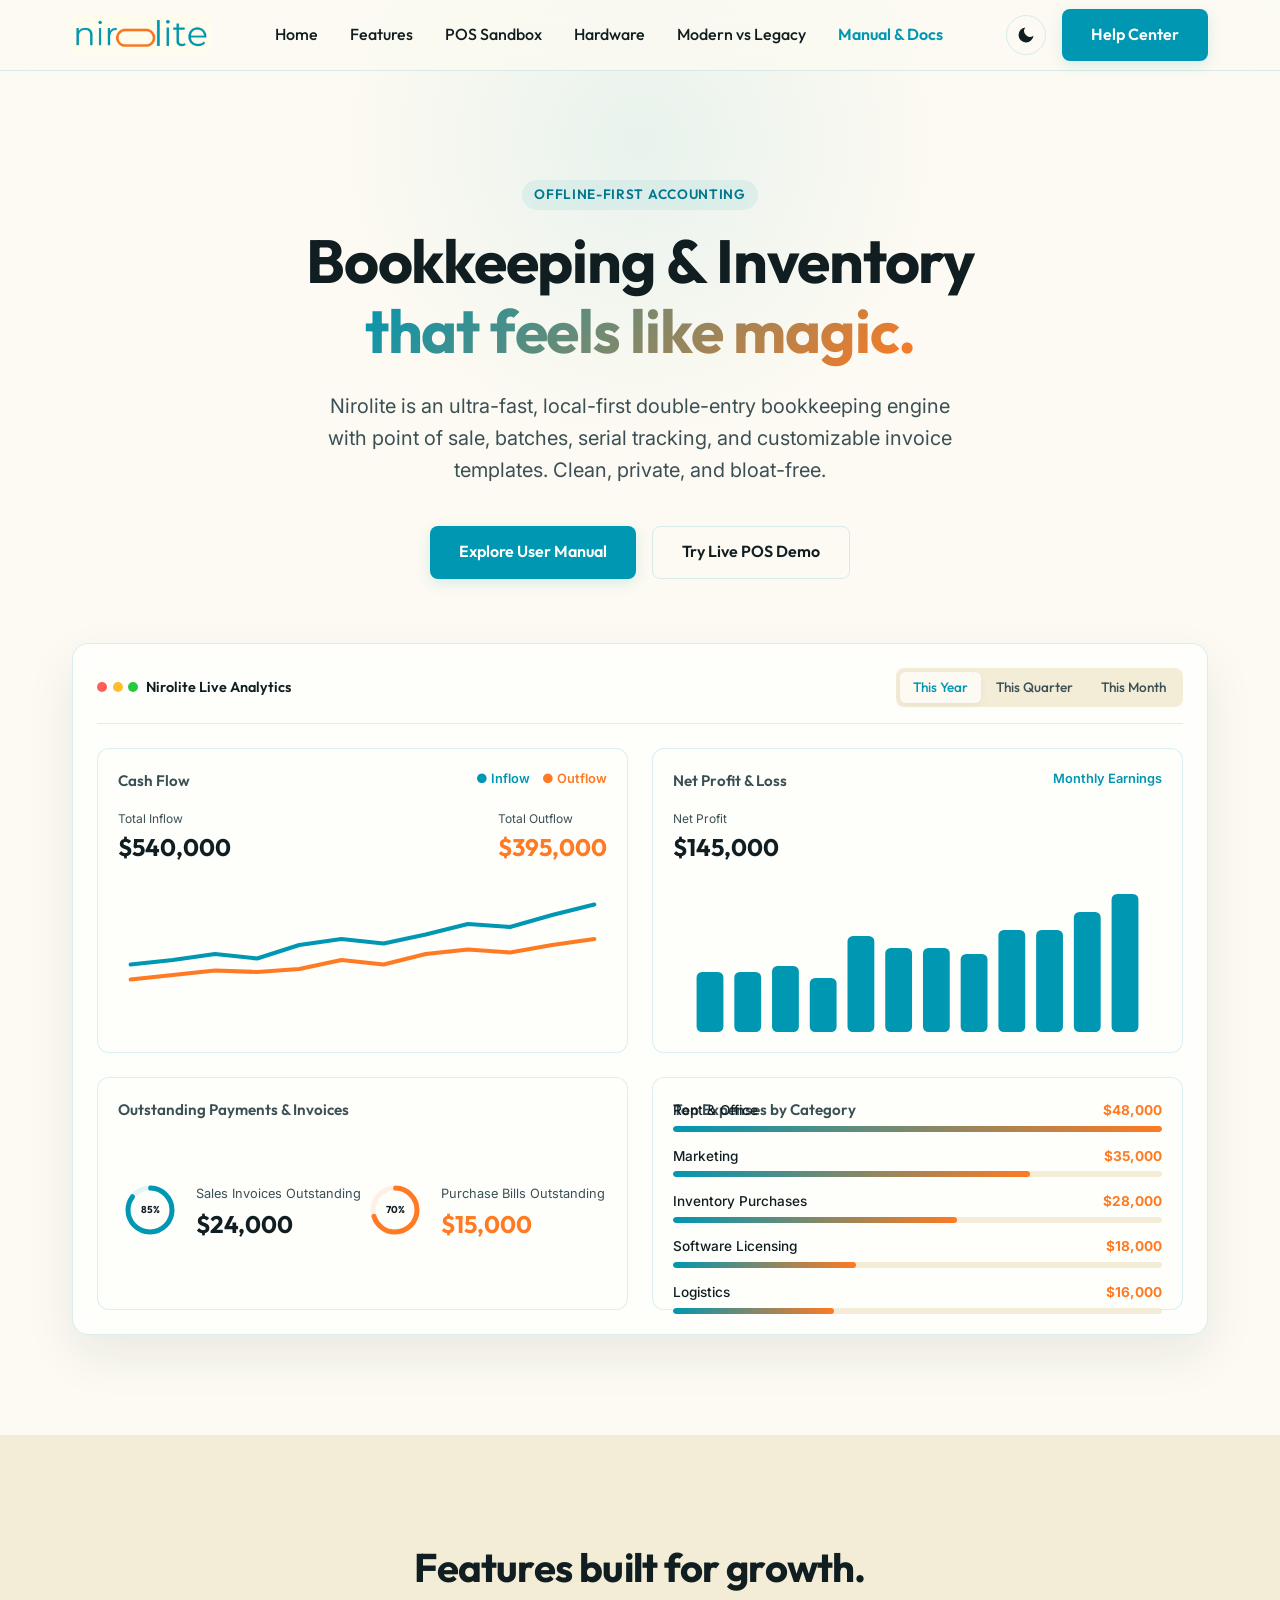
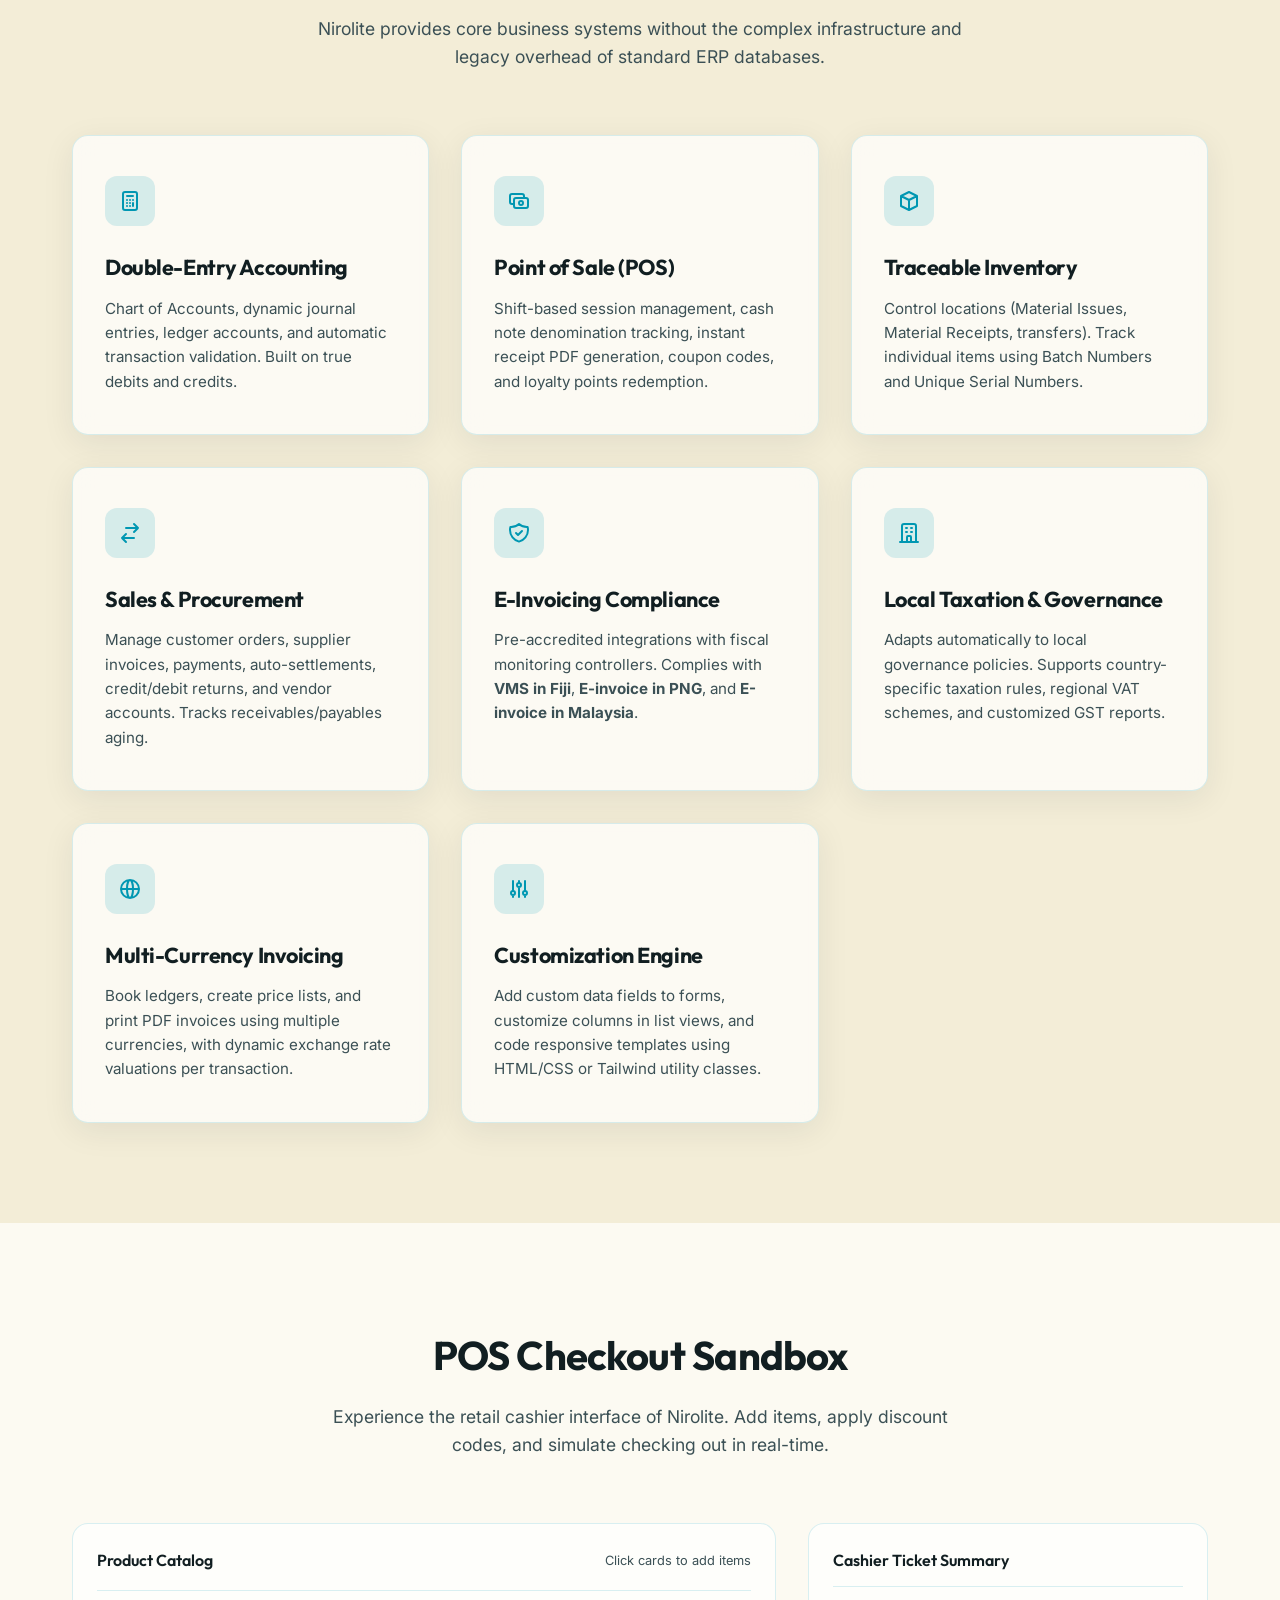
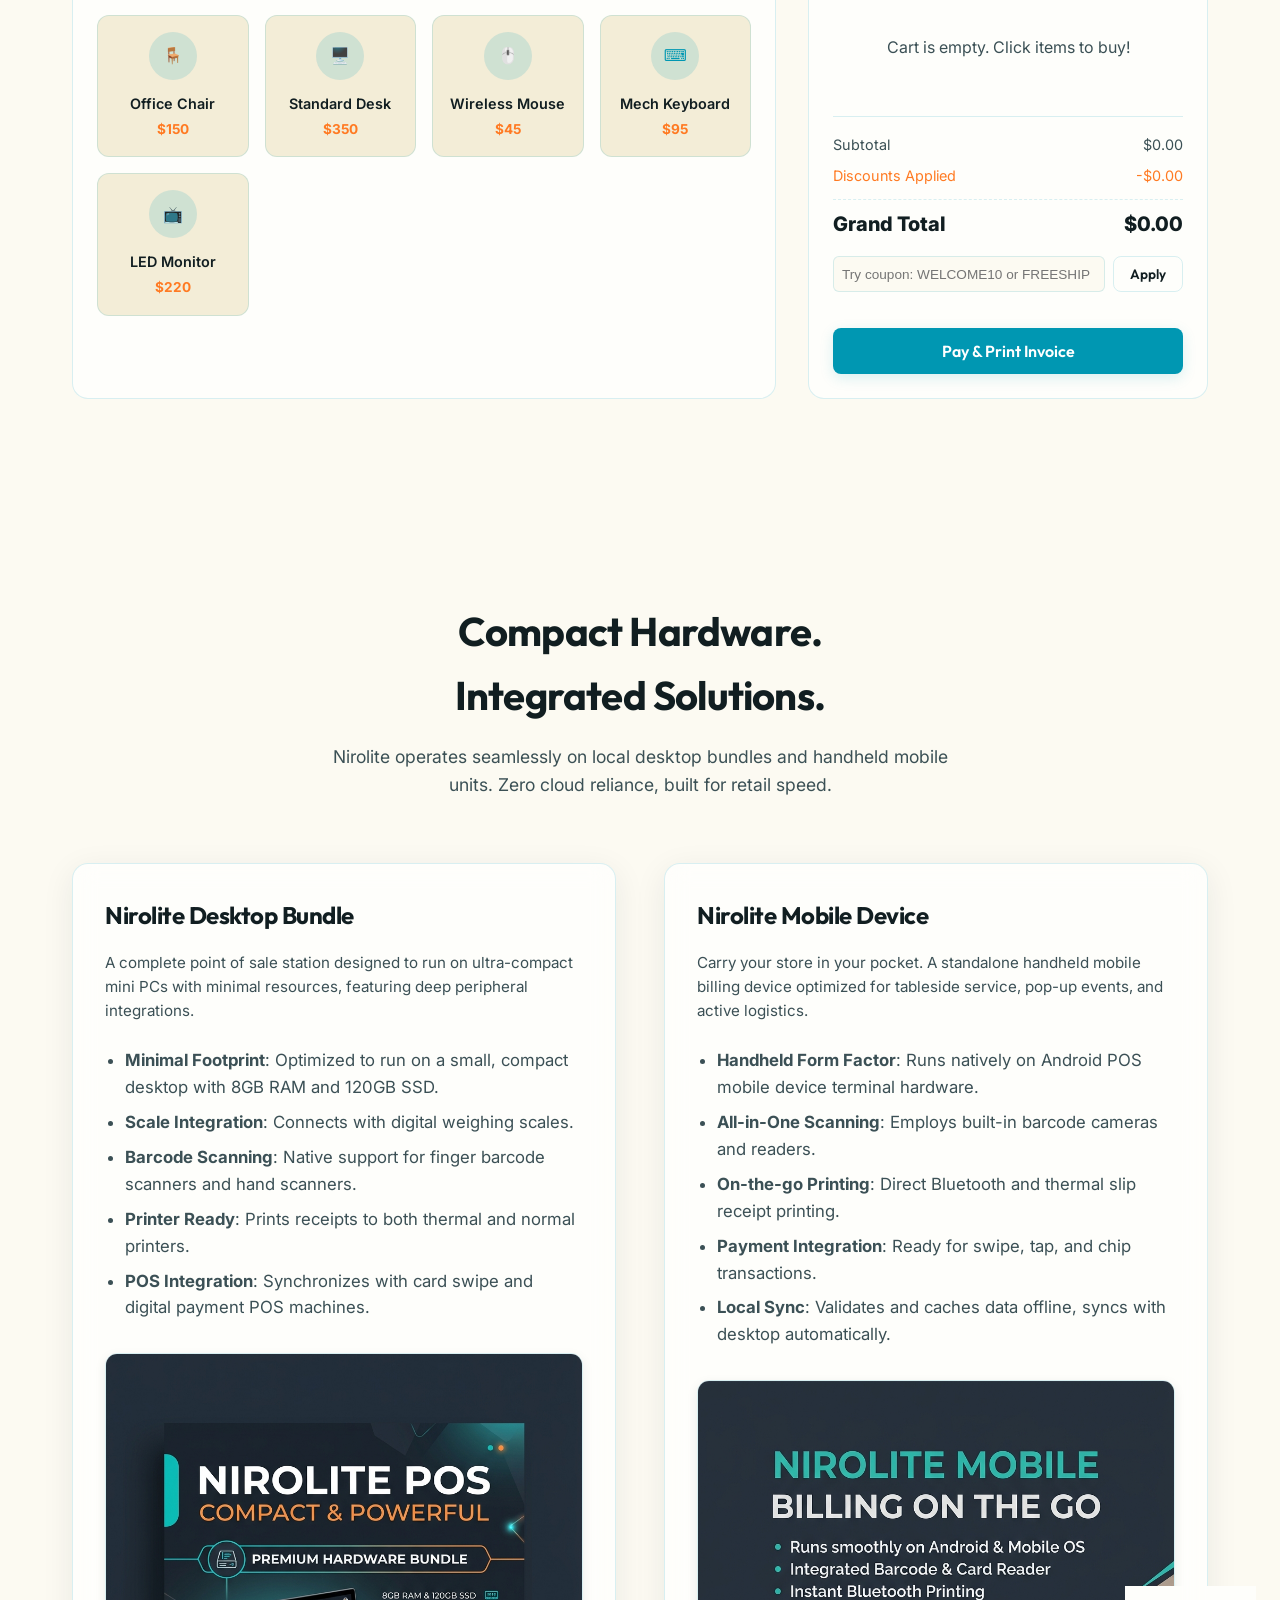
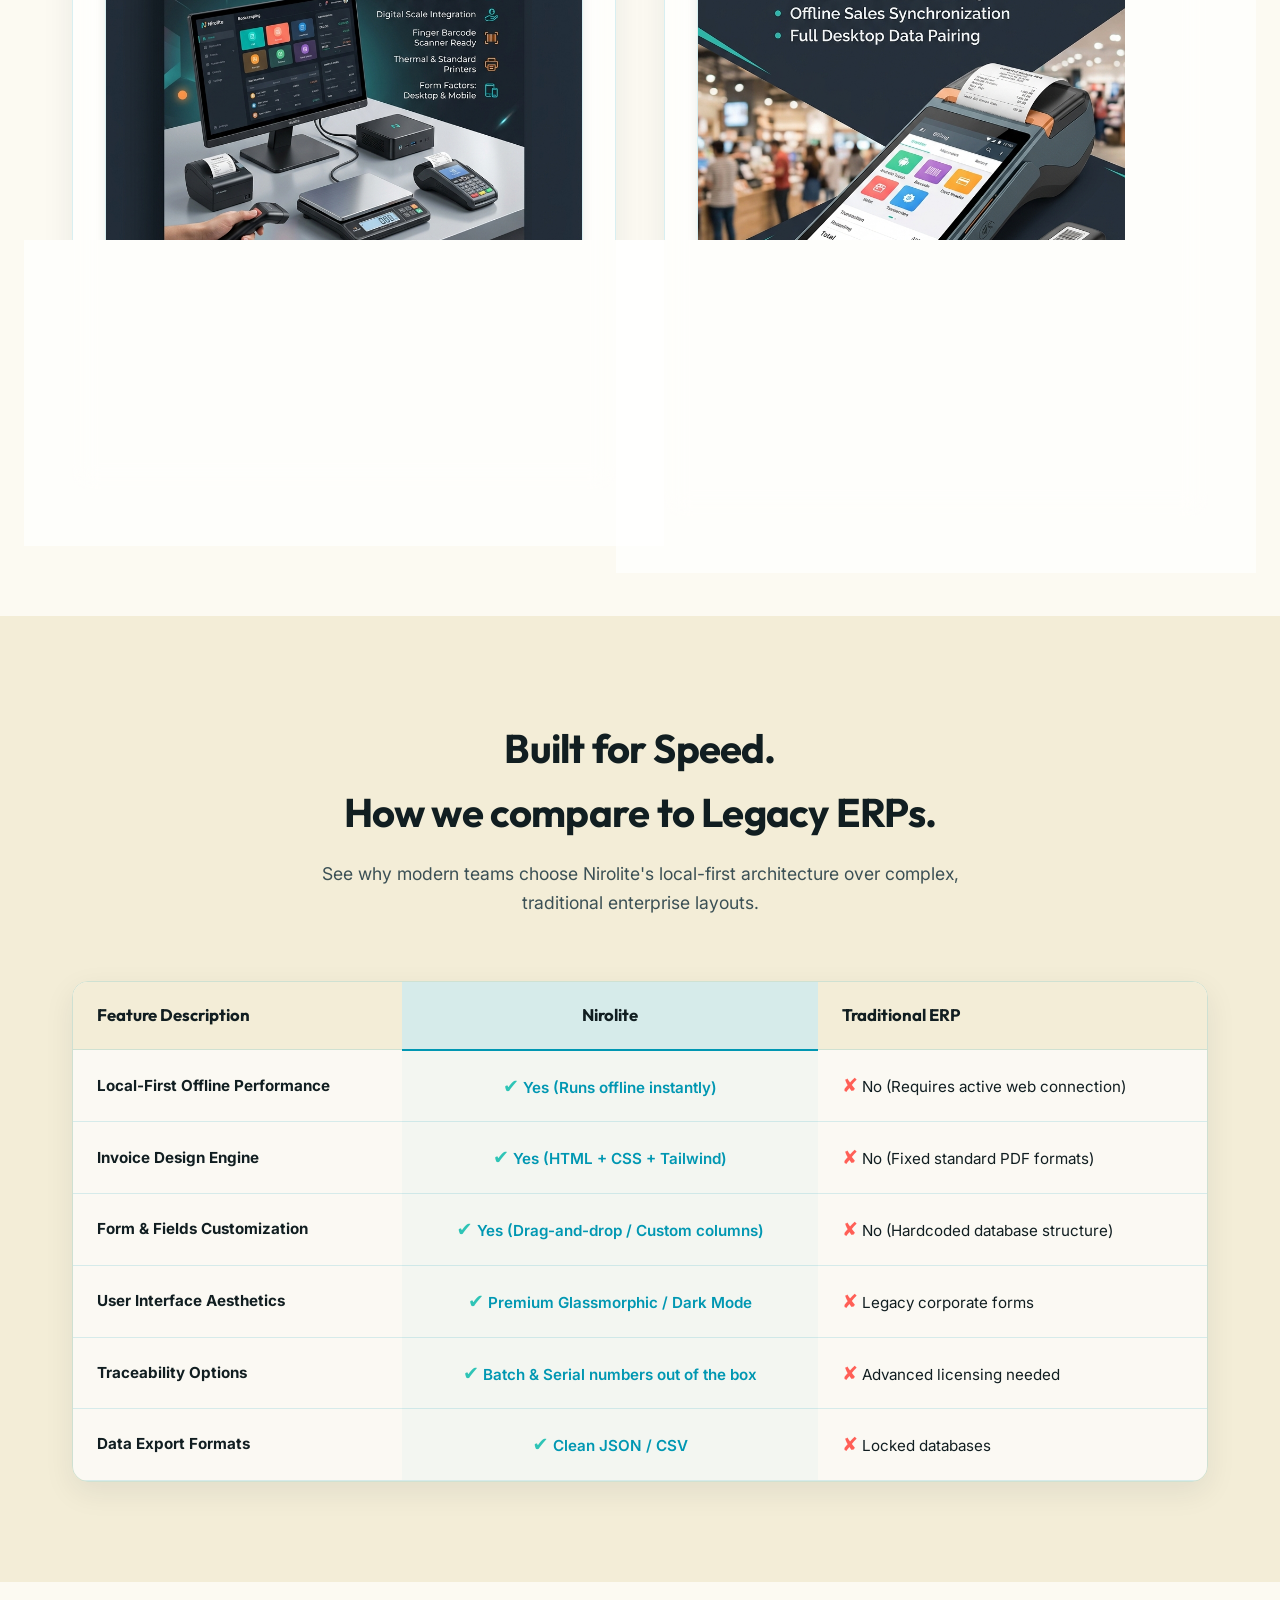
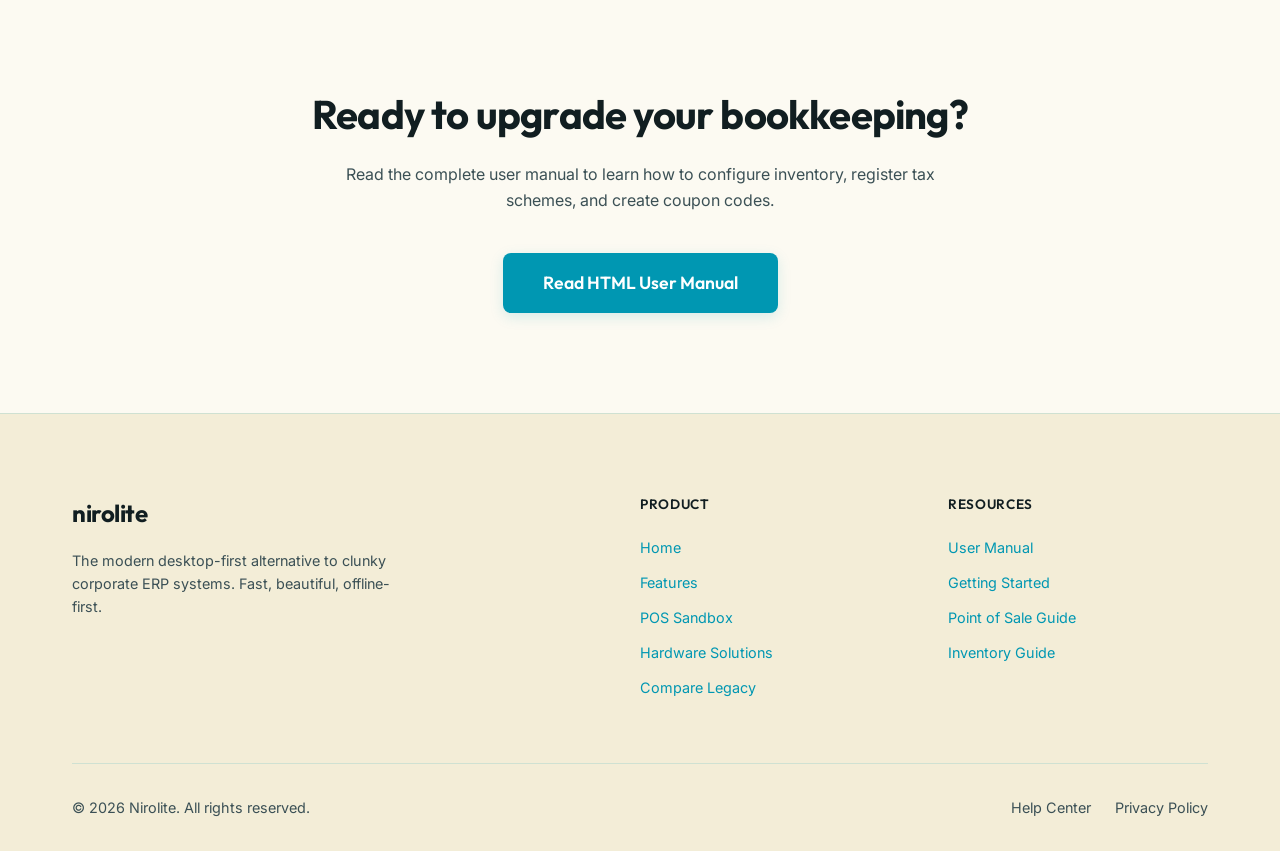
<file: index.html>
<!DOCTYPE html>
<html lang="en">
<head>
  <meta charset="UTF-8">
  <meta name="viewport" content="width=device-width, initial-scale=1.0">
  <title>Nirolite - Modern Offline-First Bookkeeping & Inventory</title>
  <meta name="description" content="Nirolite is an ultra-fast, offline-first bookkeeping and inventory management software for small businesses. Pure double-entry system with point of sale (POS) and customization.">
  <meta name="color-scheme" content="light dark">
  <link rel="stylesheet" href="assets/style.css">
  
  <!-- Prevent Flash of Unstyled Content (FOUC) -->
  <script>
    {
      const colorScheme = localStorage.getItem('theme');
      if (colorScheme) {
        document.documentElement.setAttribute('data-theme', colorScheme);
      }
    }
  </script>
</head>
<body>

  <!-- ==========================================================================
       1. Navigation Header
       ========================================================================== -->
  <header class="header" id="site-header">
    <div class="container header-container">
      <div class="logo-wrapper">
        <img src="Nirolite Logo.jpeg" alt="Nirolite Logo" class="logo-img" onerror="this.src='https://placehold.co/100x38/0097b2/ffffff?text=Nirolite'">
      </div>
      
      <button class="menu-btn" id="mobile-menu-btn" aria-label="Toggle navigation">
        <svg width="24" height="24" viewBox="0 0 24 24" fill="none" stroke="currentColor" stroke-width="2">
          <path d="M4 6h16M4 12h16M4 18h16"></path>
        </svg>
      </button>

      <ul class="nav-links">
        <li><a href="#hero" class="nav-link">Home</a></li>
        <li><a href="#features" class="nav-link">Features</a></li>
        <li><a href="#pos-sandbox" class="nav-link">POS Sandbox</a></li>
        <li><a href="#hardware" class="nav-link">Hardware</a></li>
        <li><a href="#comparison" class="nav-link">Modern vs Legacy</a></li>
        <li><a href="help.html" class="nav-link" style="font-weight:600; color:var(--brand-teal);">Manual & Docs</a></li>
      </ul>

      <div class="nav-actions">
        <button class="theme-toggle" id="theme-toggle" aria-label="Toggle Color Theme">
          <!-- Sun Icon -->
          <svg class="sun-icon" viewBox="0 0 24 24">
            <circle cx="12" cy="12" r="5"></circle>
            <line x1="12" y1="1" x2="12" y2="3"></line>
            <line x1="12" y1="21" x2="12" y2="23"></line>
            <line x1="4.22" y1="4.22" x2="5.64" y2="5.64"></line>
            <line x1="18.36" y1="18.36" x2="19.78" y2="19.78"></line>
            <line x1="1" y1="12" x2="3" y2="12"></line>
            <line x1="21" y1="12" x2="23" y2="12"></line>
            <line x1="4.22" y1="19.78" x2="5.64" y2="18.36"></line>
            <line x1="18.36" y1="5.64" x2="19.78" y2="4.22"></line>
          </svg>
          <!-- Moon Icon -->
          <svg class="moon-icon" viewBox="0 0 24 24">
            <path d="M21 12.79A9 9 0 1 1 11.21 3 7 7 0 0 0 21 12.79z"></path>
          </svg>
        </button>
        <a href="help.html" class="btn btn-primary">Help Center</a>
      </div>
    </div>
  </header>

  <!-- ==========================================================================
       2. Hero Section & Interactive Dashboard
       ========================================================================== -->
  <section class="hero" id="hero">
    <div class="container">
      <div class="hero-content">
        <span class="badge">Offline-First Accounting</span>
        <h1>Bookkeeping & Inventory <br><span class="gradient-text">that feels like magic.</span></h1>
        <p>Nirolite is an ultra-fast, local-first double-entry bookkeeping engine with point of sale, batches, serial tracking, and customizable invoice templates. Clean, private, and bloat-free.</p>
        <div class="hero-cta">
          <a href="help.html" class="btn btn-primary">Explore User Manual</a>
          <a href="#pos-sandbox" class="btn btn-secondary">Try Live POS Demo</a>
        </div>
      </div>

      <!-- Interactive Dashboard Widget -->
      <div class="dashboard-preview">
        <div class="preview-container glass">
          <div class="preview-header">
            <div class="preview-title">
              <div class="window-dots">
                <span class="dot dot-red"></span>
                <span class="dot dot-yellow"></span>
                <span class="dot dot-green"></span>
              </div>
              <span style="font-size:0.9rem;">Nirolite Live Analytics</span>
            </div>
            
            <div class="period-tabs">
              <button class="period-tab active" data-period="year">This Year</button>
              <button class="period-tab" data-period="quarter">This Quarter</button>
              <button class="period-tab" data-period="month">This Month</button>
            </div>
          </div>

          <div class="charts-grid">
            <!-- Cashflow Card -->
            <div class="chart-card chart-col-6">
              <div class="chart-header">
                <span class="chart-title">Cash Flow</span>
                <div style="font-size:0.8rem; display:flex; gap:0.75rem;">
                  <span style="color:#0097b2; font-weight:600;">● Inflow</span>
                  <span style="color:#ff7a22; font-weight:600;">● Outflow</span>
                </div>
              </div>
              <div style="display:flex; justify-content:space-between; margin-bottom:1rem;">
                <div>
                  <div style="font-size:0.75rem; color:var(--text-secondary);">Total Inflow</div>
                  <div class="chart-value" id="cf-inflow-val">$540,000</div>
                </div>
                <div>
                  <div style="font-size:0.75rem; color:var(--text-secondary);">Total Outflow</div>
                  <div class="chart-value" style="color:var(--brand-orange);" id="cf-outflow-val">$395,000</div>
                </div>
              </div>
              <div class="chart-body" id="cf-chart-body">
                <!-- SVG path loaded dynamically in script.js -->
              </div>
            </div>

            <!-- Profit Loss Card -->
            <div class="chart-card chart-col-6">
              <div class="chart-header">
                <span class="chart-title">Net Profit & Loss</span>
                <span style="color:#0097b2; font-weight:600; font-size:0.8rem;">Monthly Earnings</span>
              </div>
              <div style="margin-bottom:1rem;">
                <div style="font-size:0.75rem; color:var(--text-secondary);">Net Profit</div>
                <div class="chart-value" id="pl-val">$145,000</div>
              </div>
              <div class="chart-body" id="pl-chart-body">
                <!-- SVG bars loaded dynamically in script.js -->
              </div>
            </div>

            <!-- Pending Payments Card -->
            <div class="chart-card chart-col-6">
              <div class="chart-header">
                <span class="chart-title">Outstanding Payments & Invoices</span>
              </div>
              <div style="display:flex; justify-content:space-around; align-items:center; height:150px;">
                <div style="text-align:center; display:flex; align-items:center; gap:1rem;">
                  <div id="pending-sales-donut"></div>
                  <div style="text-align:left;">
                    <div style="font-size:0.8rem; color:var(--text-secondary);">Sales Invoices Outstanding</div>
                    <div class="chart-value" id="pend-sales-val">$24,000</div>
                  </div>
                </div>
                <div style="text-align:center; display:flex; align-items:center; gap:1rem;">
                  <div id="pending-purch-donut"></div>
                  <div style="text-align:left;">
                    <div style="font-size:0.8rem; color:var(--text-secondary);">Purchase Bills Outstanding</div>
                    <div class="chart-value" style="color:var(--brand-orange);" id="pend-purch-val">$15,000</div>
                  </div>
                </div>
              </div>
            </div>

            <!-- Top Expenses Card -->
            <div class="chart-card chart-col-6">
              <div class="chart-header">
                <span class="chart-title">Top Expenses by Category</span>
              </div>
              <div id="top-expenses-list" style="display:flex; flex-direction:column; justify-content:center; height:150px;">
                <!-- Rendered dynamically -->
              </div>
            </div>
          </div>
        </div>
      </div>
    </div>
  </section>

  <!-- ==========================================================================
       3. Features Grid Section
       ========================================================================== -->
  <section class="features" id="features">
    <div class="container">
      <div class="section-header">
        <h2>Features built for growth.</h2>
        <p>Nirolite provides core business systems without the complex infrastructure and legacy overhead of standard ERP databases.</p>
      </div>

      <div class="features-grid">
        <!-- Feature 1 -->
        <div class="feature-card glass">
          <div class="feature-icon-wrapper">
            <svg xmlns="http://www.w3.org/2000/svg" fill="none" viewBox="0 0 24 24" stroke="currentColor">
              <path stroke-linecap="round" stroke-linejoin="round" stroke-width="2" d="M9 7h6m0 10v-3m-3 3h.01M9 17h.01M9 14h.01M12 14h.01M15 11h.01M12 11h.01M9 11h.01M7 21h10a2 2 0 002-2V5a2 2 0 00-2-2H7a2 2 0 00-2 2v14a2 2 0 002 2z" />
            </svg>
          </div>
          <h3>Double-Entry Accounting</h3>
          <p>Chart of Accounts, dynamic journal entries, ledger accounts, and automatic transaction validation. Built on true debits and credits.</p>
        </div>

        <!-- Feature 2 -->
        <div class="feature-card glass">
          <div class="feature-icon-wrapper">
            <svg xmlns="http://www.w3.org/2000/svg" fill="none" viewBox="0 0 24 24" stroke="currentColor">
              <path stroke-linecap="round" stroke-linejoin="round" stroke-width="2" d="M17 9V7a2 2 0 00-2-2H5a2 2 0 00-2 2v6a2 2 0 002 2h2m2 4h10a2 2 0 002-2v-6a2 2 0 00-2-2H9a2 2 0 00-2 2v6a2 2 0 002 2zm7-5a2 2 0 11-4 0 2 2 0 014 0z" />
            </svg>
          </div>
          <h3>Point of Sale (POS)</h3>
          <p>Shift-based session management, cash note denomination tracking, instant receipt PDF generation, coupon codes, and loyalty points redemption.</p>
        </div>

        <!-- Feature 3 -->
        <div class="feature-card glass">
          <div class="feature-icon-wrapper">
            <svg xmlns="http://www.w3.org/2000/svg" fill="none" viewBox="0 0 24 24" stroke="currentColor">
              <path stroke-linecap="round" stroke-linejoin="round" stroke-width="2" d="M20 7l-8-4-8 4m16 0l-8 4m8-4v10l-8 4m0-10L4 7m8 4v10M4 7v10l8 4" />
            </svg>
          </div>
          <h3>Traceable Inventory</h3>
          <p>Control locations (Material Issues, Material Receipts, transfers). Track individual items using Batch Numbers and Unique Serial Numbers.</p>
        </div>

        <!-- Feature 4 -->
        <div class="feature-card glass">
          <div class="feature-icon-wrapper">
            <svg xmlns="http://www.w3.org/2000/svg" fill="none" viewBox="0 0 24 24" stroke="currentColor">
              <path stroke-linecap="round" stroke-linejoin="round" stroke-width="2" d="M8 7h12m0 0l-4-4m4 4l-4 4m0 6H4m0 0l4 4m-4-4l4-4" />
            </svg>
          </div>
          <h3>Sales & Procurement</h3>
          <p>Manage customer orders, supplier invoices, payments, auto-settlements, credit/debit returns, and vendor accounts. Tracks receivables/payables aging.</p>
        </div>

        <!-- Feature 5 -->
        <div class="feature-card glass">
          <div class="feature-icon-wrapper">
            <svg xmlns="http://www.w3.org/2000/svg" fill="none" viewBox="0 0 24 24" stroke="currentColor">
              <path stroke-linecap="round" stroke-linejoin="round" stroke-width="2" d="M9 12l2 2 4-4m5.618-4.016A11.955 11.955 0 0112 2.944a11.955 11.955 0 01-8.618 3.04A12.02 12.02 0 003 9c0 5.591 3.824 10.29 9 11.622 5.176-1.332 9-6.03 9-11.622 0-1.042-.133-2.052-.382-3.016z" />
            </svg>
          </div>
          <h3>E-Invoicing Compliance</h3>
          <p>Pre-accredited integrations with fiscal monitoring controllers. Complies with <strong>VMS in Fiji</strong>, <strong>E-invoice in PNG</strong>, and <strong>E-invoice in Malaysia</strong>.</p>
        </div>

        <!-- Feature 6 -->
        <div class="feature-card glass">
          <div class="feature-icon-wrapper">
            <svg xmlns="http://www.w3.org/2000/svg" fill="none" viewBox="0 0 24 24" stroke="currentColor">
              <path stroke-linecap="round" stroke-linejoin="round" stroke-width="2" d="M19 21V5a2 2 0 00-2-2H7a2 2 0 00-2 2v16m14 0h2m-2 0h-5m-9 0H3m2 0h5M9 7h1m-1 4h1m4-4h1m-1 4h1m-5 10v-5a1 1 0 011-1h2a1 1 0 011 1v5m-4 0h4" />
            </svg>
          </div>
          <h3>Local Taxation & Governance</h3>
          <p>Adapts automatically to local governance policies. Supports country-specific taxation rules, regional VAT schemes, and customized GST reports.</p>
        </div>

        <!-- Feature 7 -->
        <div class="feature-card glass">
          <div class="feature-icon-wrapper">
            <svg xmlns="http://www.w3.org/2000/svg" fill="none" viewBox="0 0 24 24" stroke="currentColor">
              <path stroke-linecap="round" stroke-linejoin="round" stroke-width="2" d="M21 12a9 9 0 01-9 9m9-9a9 9 0 00-9-9m9 9H3m9 9a9 9 0 01-9-9m9 9c1.657 0 3-4.03 3-9s-1.343-9-3-9m0 18c-1.657 0-3-4.03-3-9s1.343-9 3-9m-9 9a9 9 0 019-9" />
            </svg>
          </div>
          <h3>Multi-Currency Invoicing</h3>
          <p>Book ledgers, create price lists, and print PDF invoices using multiple currencies, with dynamic exchange rate valuations per transaction.</p>
        </div>

        <!-- Feature 8 -->
        <div class="feature-card glass">
          <div class="feature-icon-wrapper">
            <svg xmlns="http://www.w3.org/2000/svg" fill="none" viewBox="0 0 24 24" stroke="currentColor">
              <path stroke-linecap="round" stroke-linejoin="round" stroke-width="2" d="M12 6V4m0 2a2 2 0 100 4m0-4a2 2 0 110 4m-6 8a2 2 0 100-4m0 4a2 2 0 110-4m0 4v2m0-6V4m6 6v10m6-2a2 2 0 100-4m0 4a2 2 0 110-4m0 4v2m0-6V4" />
            </svg>
          </div>
          <h3>Customization Engine</h3>
          <p>Add custom data fields to forms, customize columns in list views, and code responsive templates using HTML/CSS or Tailwind utility classes.</p>
        </div>
      </div>
    </div>
  </section>

  <!-- ==========================================================================
       4. POS Checkout Simulator (Interactive Sandbox)
       ========================================================================== -->
  <section class="pos-sim" id="pos-sandbox">
    <div class="container">
      <div class="section-header">
        <h2>POS Checkout Sandbox</h2>
        <p>Experience the retail cashier interface of Nirolite. Add items, apply discount codes, and simulate checking out in real-time.</p>
      </div>

      <div class="pos-grid">
        <!-- Products catalog -->
        <div class="pos-catalog">
          <div class="pos-catalog-header">
            <div class="pos-catalog-title">Product Catalog</div>
            <div style="font-size:0.8rem; color:var(--text-secondary);">Click cards to add items</div>
          </div>
          <div class="pos-products" id="pos-products-grid">
            <!-- Rendered in script.js -->
          </div>
        </div>

        <!-- Cart and Invoice Summary -->
        <div class="pos-cart">
          <div class="pos-cart-header">
            <div class="pos-cart-title">Cashier Ticket Summary</div>
          </div>
          
          <div class="pos-cart-items" id="pos-cart-items-list">
            <!-- Rendered in script.js -->
          </div>

          <div class="pos-cart-summary">
            <div class="pos-summary-row">
              <span>Subtotal</span>
              <span id="pos-subtotal">$0.00</span>
            </div>
            
            <div class="pos-summary-row" style="color:var(--brand-orange);">
              <span>Discounts Applied</span>
              <span id="pos-discount">-$0.00</span>
            </div>
            
            <div class="pos-summary-row total">
              <span>Grand Total</span>
              <span id="pos-grand-total">$0.00</span>
            </div>

            <!-- Coupon Input Section -->
            <div class="coupon-section">
              <input type="text" id="pos-coupon-input" class="coupon-input" placeholder="Try coupon: WELCOME10 or FREESHIP">
              <button class="btn btn-secondary" id="pos-apply-coupon" style="padding: 0.5rem 1rem; font-size:0.85rem;">Apply</button>
            </div>
            <div id="pos-coupon-status" style="font-size:0.75rem; margin-top:0.25rem; font-weight:600; text-align:right;"></div>

            <button class="btn btn-primary" id="pos-pay-btn" style="margin-top:1rem; width:100%;">Pay & Print Invoice</button>
          </div>
        </div>
      </div>
    </div>
  </section>

  <!-- ==========================================================================
       4b. Hardware Solutions & Brochures
       ========================================================================== -->
  <section class="hardware-solutions" id="hardware" style="padding: 100px 0; background-color: var(--bg-primary);">
    <div class="container">
      <div class="section-header">
        <h2>Compact Hardware. <br>Integrated Solutions.</h2>
        <p>Nirolite operates seamlessly on local desktop bundles and handheld mobile units. Zero cloud reliance, built for retail speed.</p>
      </div>

      <div style="display: grid; grid-template-columns: repeat(auto-fit, minmax(300px, 1fr)); gap: 3rem; margin-top: 3rem; align-items: start;">
        <!-- Desktop Bundle Card -->
        <div class="glass" style="padding: 2rem; border-radius: 16px;">
          <h3 style="font-size: 1.5rem; margin-bottom: 1rem; color: var(--text-primary); font-family: var(--font-display);">Nirolite Desktop Bundle</h3>
          <p style="color: var(--text-secondary); margin-bottom: 1.5rem; font-size: 0.95rem;">A complete point of sale station designed to run on ultra-compact mini PCs with minimal resources, featuring deep peripheral integrations.</p>
          
          <ul class="docs-list" style="margin-bottom: 2rem; padding-left: 1.25rem; list-style-type: disc;">
            <li><strong>Minimal Footprint</strong>: Optimized to run on a small, compact desktop with 8GB RAM and 120GB SSD.</li>
            <li><strong>Scale Integration</strong>: Connects with digital weighing scales.</li>
            <li><strong>Barcode Scanning</strong>: Native support for finger barcode scanners and hand scanners.</li>
            <li><strong>Printer Ready</strong>: Prints receipts to both thermal and normal printers.</li>
            <li><strong>POS Integration</strong>: Synchronizes with card swipe and digital payment POS machines.</li>
          </ul>

          <div style="margin-top: 1.5rem; border-radius: 12px; overflow: hidden; border: 1px solid var(--border-color); box-shadow: 0 4px 12px var(--shadow-color);">
            <img src="assets/images/desktop_pos_brochure.jpg" alt="Nirolite Desktop Hardware Bundle Brochure" style="width: 100%; display: block;">
          </div>
          <div style="text-align: center; margin-top: 1.5rem;">
            <a href="assets/images/desktop_pos_brochure.jpg" target="_blank" class="btn btn-secondary" style="font-size: 0.85rem; padding: 0.5rem 1.2rem; width: 100%;">View Full Desktop Brochure</a>
          </div>
        </div>

        <!-- Mobile Bundle Card -->
        <div class="glass" style="padding: 2rem; border-radius: 16px;">
          <h3 style="font-size: 1.5rem; margin-bottom: 1rem; color: var(--text-primary); font-family: var(--font-display);">Nirolite Mobile Device</h3>
          <p style="color: var(--text-secondary); margin-bottom: 1.5rem; font-size: 0.95rem;">Carry your store in your pocket. A standalone handheld mobile billing device optimized for tableside service, pop-up events, and active logistics.</p>

          <ul class="docs-list" style="margin-bottom: 2rem; padding-left: 1.25rem; list-style-type: disc;">
            <li><strong>Handheld Form Factor</strong>: Runs natively on Android POS mobile device terminal hardware.</li>
            <li><strong>All-in-One Scanning</strong>: Employs built-in barcode cameras and readers.</li>
            <li><strong>On-the-go Printing</strong>: Direct Bluetooth and thermal slip receipt printing.</li>
            <li><strong>Payment Integration</strong>: Ready for swipe, tap, and chip transactions.</li>
            <li><strong>Local Sync</strong>: Validates and caches data offline, syncs with desktop automatically.</li>
          </ul>

          <div style="margin-top: 1.5rem; border-radius: 12px; overflow: hidden; border: 1px solid var(--border-color); box-shadow: 0 4px 12px var(--shadow-color);">
            <img src="assets/images/mobile_pos_brochure.jpg" alt="Nirolite Mobile Device Brochure" style="width: 100%; display: block;">
          </div>
          <div style="text-align: center; margin-top: 1.5rem;">
            <a href="assets/images/mobile_pos_brochure.jpg" target="_blank" class="btn btn-secondary" style="font-size: 0.85rem; padding: 0.5rem 1.2rem; width: 100%;">View Full Mobile Brochure</a>
          </div>
        </div>
      </div>
    </div>
  </section>

  <!-- ==========================================================================
       5. General Comparison Section (Nirolite vs Legacy ERP)
       ========================================================================== -->
  <section class="compare" id="comparison">
    <div class="container">
      <div class="section-header">
        <h2>Built for Speed. <br>How we compare to Legacy ERPs.</h2>
        <p>See why modern teams choose Nirolite's local-first architecture over complex, traditional enterprise layouts.</p>
      </div>

      <div class="compare-table-wrapper">
        <table class="compare-table">
          <thead>
            <tr>
              <th>Feature Description</th>
              <th class="nirolite-col">Nirolite</th>
              <th>Traditional ERP</th>
            </tr>
          </thead>
          <tbody>
            <tr>
              <td><strong>Local-First Offline Performance</strong></td>
              <td class="nirolite-col"><span class="compare-check">✔</span> Yes (Runs offline instantly)</td>
              <td><span class="compare-cross">✘</span> No (Requires active web connection)</td>
            </tr>
            <tr>
              <td><strong>Invoice Design Engine</strong></td>
              <td class="nirolite-col"><span class="compare-check">✔</span> Yes (HTML + CSS + Tailwind)</td>
              <td><span class="compare-cross">✘</span> No (Fixed standard PDF formats)</td>
            </tr>
            <tr>
              <td><strong>Form & Fields Customization</strong></td>
              <td class="nirolite-col"><span class="compare-check">✔</span> Yes (Drag-and-drop / Custom columns)</td>
              <td><span class="compare-cross">✘</span> No (Hardcoded database structure)</td>
            </tr>
            <tr>
              <td><strong>User Interface Aesthetics</strong></td>
              <td class="nirolite-col"><span class="compare-check">✔</span> Premium Glassmorphic / Dark Mode</td>
              <td><span class="compare-cross">✘</span> Legacy corporate forms</td>
            </tr>
            <tr>
              <td><strong>Traceability Options</strong></td>
              <td class="nirolite-col"><span class="compare-check">✔</span> Batch & Serial numbers out of the box</td>
              <td><span class="compare-cross">✘</span> Advanced licensing needed</td>
            </tr>
            <tr>
              <td><strong>Data Export Formats</strong></td>
              <td class="nirolite-col"><span class="compare-check">✔</span> Clean JSON / CSV</td>
              <td><span class="compare-cross">✘</span> Locked databases</td>
            </tr>
          </tbody>
        </table>
      </div>
    </div>
  </section>

  <!-- ==========================================================================
       6. Call To Action & Footer
       ========================================================================== -->
  <section style="padding: 100px 0; text-align:center; position:relative;">
    <div class="container">
      <h2 style="font-size:2.5rem; font-family:var(--font-display); margin-bottom:1rem;">Ready to upgrade your bookkeeping?</h2>
      <p style="color:var(--text-secondary); max-width: 600px; margin: 0 auto 2.5rem auto;">Read the complete user manual to learn how to configure inventory, register tax schemes, and create coupon codes.</p>
      <a href="help.html" class="btn btn-primary" style="font-size:1.1rem; padding: 1rem 2.5rem;">Read HTML User Manual</a>
    </div>
  </section>

  <footer class="footer">
    <div class="container">
      <div class="footer-grid">
        <div class="footer-brand">
          <h3>nirolite</h3>
          <p>The modern desktop-first alternative to clunky corporate ERP systems. Fast, beautiful, offline-first.</p>
        </div>
        <div class="footer-col">
          <h4>Product</h4>
          <ul>
            <li><a href="#hero">Home</a></li>
            <li><a href="#features">Features</a></li>
            <li><a href="#pos-sandbox">POS Sandbox</a></li>
            <li><a href="#hardware">Hardware Solutions</a></li>
            <li><a href="#comparison">Compare Legacy</a></li>
          </ul>
        </div>
        <div class="footer-col">
          <h4>Resources</h4>
          <ul>
            <li><a href="help.html">User Manual</a></li>
            <li><a href="help.html#getting-started">Getting Started</a></li>
            <li><a href="help.html#pos">Point of Sale Guide</a></li>
            <li><a href="help.html#inventory-overview">Inventory Guide</a></li>
          </ul>
        </div>
      </div>

      <div class="footer-bottom">
        <p>&copy; 2026 Nirolite. All rights reserved.</p>
        <div style="display:flex; gap:1.5rem;">
          <a href="help.html" style="color:var(--text-secondary);">Help Center</a>
          <a href="#" style="color:var(--text-secondary);">Privacy Policy</a>
        </div>
      </div>
    </div>
  </footer>

  <script src="assets/script.js"></script>
</body>
</html>
</file>
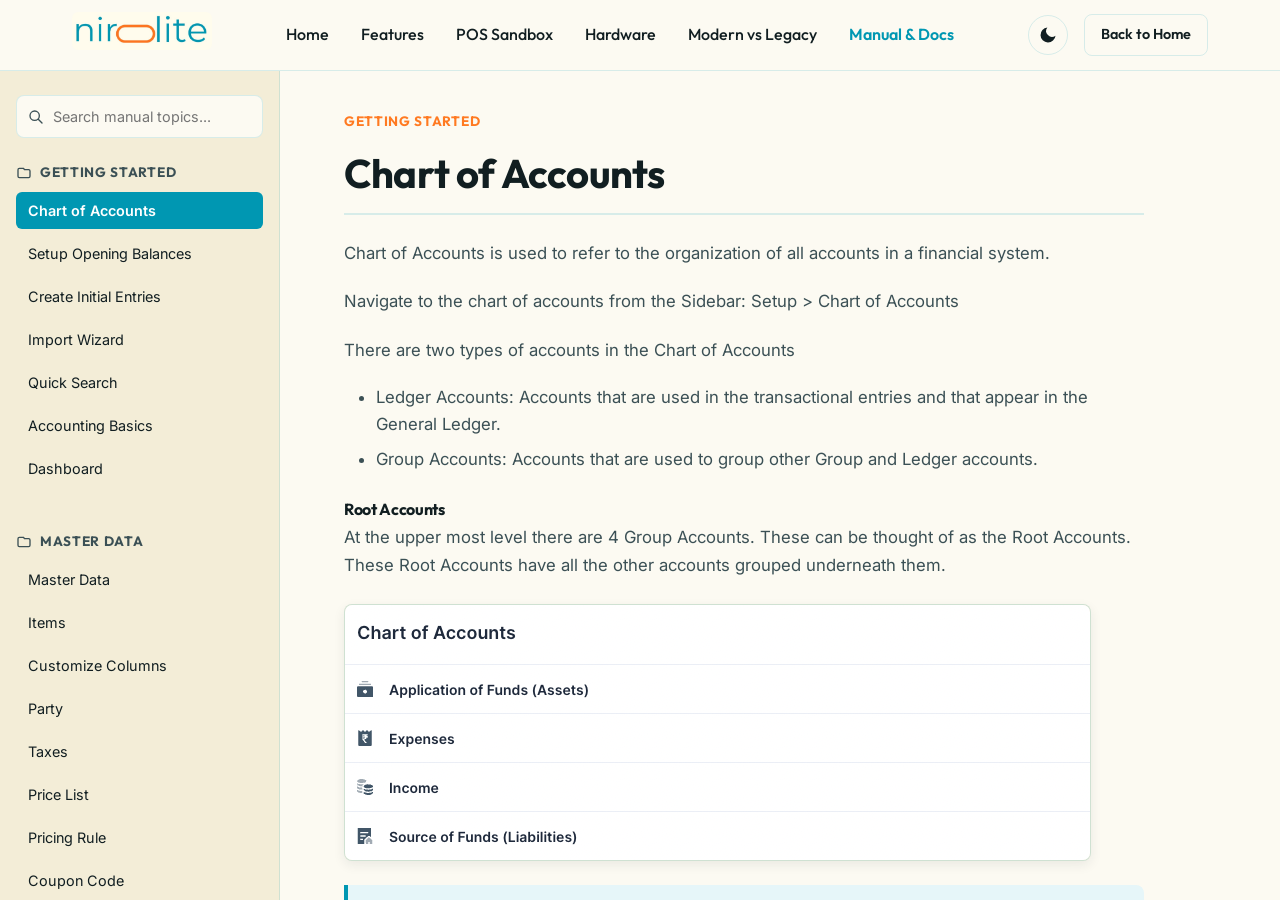
<file: help.html>
<!DOCTYPE html>
<html lang="en" class="help-html-root">
<head>
  <meta charset="UTF-8">
  <meta name="viewport" content="width=device-width, initial-scale=1.0">
  <title>Nirolite User Manual & Documentation Book</title>
  <meta name="description" content="Read the official Nirolite User Manual. Explore articles on Chart of Accounts, Point of Sale transactions, tracking inventory, print templates, and customized forms.">
  <meta name="color-scheme" content="light dark">
  <link rel="stylesheet" href="assets/style.css">
  
  <!-- Prevent Flash of Unstyled Content (FOUC) -->
  <script>
    {
      const colorScheme = localStorage.getItem('theme');
      if (colorScheme) {
        document.documentElement.setAttribute('data-theme', colorScheme);
      }
    }
  </script>
</head>
<body class="help-body">

  <!-- ==========================================================================
       1. Navigation Header (Shared Style)
       ========================================================================== -->
  <header class="header help-header" id="site-header">
    <div class="container header-container">
      <div class="logo-wrapper">
        <a href="index.html">
          <img src="Nirolite Logo.jpeg" alt="Nirolite Logo" class="logo-img" onerror="this.src='https://placehold.co/100x38/0097b2/ffffff?text=Nirolite'">
        </a>
      </div>
      
      <!-- Drawer menu toggle button for mobile navigation -->
      <button class="menu-btn" id="mobile-menu-btn" aria-label="Toggle Documentation Sidebar">
        <svg width="24" height="24" viewBox="0 0 24 24" fill="none" stroke="currentColor" stroke-width="2">
          <path d="M4 6h16M4 12h16M4 18h16"></path>
        </svg>
      </button>

      <ul class="nav-links">
        <li><a href="index.html#hero" class="nav-link">Home</a></li>
        <li><a href="index.html#features" class="nav-link">Features</a></li>
        <li><a href="index.html#pos-sandbox" class="nav-link">POS Sandbox</a></li>
        <li><a href="index.html#hardware" class="nav-link">Hardware</a></li>
        <li><a href="index.html#comparison" class="nav-link">Modern vs Legacy</a></li>
        <li><a href="help.html" class="nav-link active" style="font-weight:600; color:var(--brand-teal);">Manual & Docs</a></li>
      </ul>

      <div class="nav-actions">
        <button class="theme-toggle" id="theme-toggle" aria-label="Toggle Color Theme">
          <svg class="sun-icon" viewBox="0 0 24 24">
            <circle cx="12" cy="12" r="5"></circle>
            <line x1="12" y1="1" x2="12" y2="3"></line>
            <line x1="12" y1="21" x2="12" y2="23"></line>
            <line x1="4.22" y1="4.22" x2="5.64" y2="5.64"></line>
            <line x1="18.36" y1="18.36" x2="19.78" y2="19.78"></line>
            <line x1="1" y1="12" x2="3" y2="12"></line>
            <line x1="21" y1="12" x2="23" y2="12"></line>
            <line x1="4.22" y1="19.78" x2="5.64" y2="18.36"></line>
            <line x1="18.36" y1="5.64" x2="19.78" y2="4.22"></line>
          </svg>
          <svg class="moon-icon" viewBox="0 0 24 24">
            <path d="M21 12.79A9 9 0 1 1 11.21 3 7 7 0 0 0 21 12.79z"></path>
          </svg>
        </button>
        <a href="index.html" class="btn btn-secondary" style="font-size: 0.9rem; padding: 0.5rem 1rem;">Back to Home</a>
      </div>
    </div>
  </header>

  <!-- ==========================================================================
       2. Help Center Documentation Split Layout
       ========================================================================== -->
  <div class="help-layout">
    
    <!-- Sidebar: Search and Navigation Menu -->
    <aside class="docs-sidebar">
      <div class="search-wrapper">
        <svg class="search-icon" xmlns="http://www.w3.org/2000/svg" fill="none" viewBox="0 0 24 24" stroke="currentColor">
          <path stroke-linecap="round" stroke-linejoin="round" stroke-width="2" d="M21 21l-6-6m2-5a7 7 0 11-14 0 7 7 0 0114 0z" />
        </svg>
        <input type="text" id="docs-search-field" class="search-input" placeholder="Search manual topics...">
      </div>
      
      <nav class="docs-nav-menu" id="docs-nav-categories">
        <!-- Structured category items rendered by script.js from docs_data.js -->
      </nav>
    </aside>

    <!-- Reading Content Area -->
    <main class="docs-content">
      <article class="docs-article" id="docs-view-article">
        <!-- Rendered active article HTML by script.js -->
      </article>

      <!-- Documentation sequential navigation footer -->
      <footer class="docs-nav-footer" id="docs-nav-footer-area">
        <!-- Rendered in script.js (Prev/Next buttons) -->
      </footer>
    </main>
  </div>

  <!-- Documentation pre-compiled JSON data load -->
  <script src="assets/docs_data.js"></script>
  <!-- Standard logic script load -->
  <script src="assets/script.js"></script>
</body>
</html>
</file>
<file: assets/style.css>
@import url('https://fonts.googleapis.com/css2?family=Inter:wght@300;400;500;600;700&family=Outfit:wght@400;500;600;700;800&display=swap');

/* ==========================================================================
   1. Theme Variables & Base Setup
   ========================================================================== */
:root {
  color-scheme: light dark;

  /* Typography */
  --font-body: 'Inter', system-ui, -apple-system, sans-serif;
  --font-display: 'Outfit', system-ui, -apple-system, sans-serif;

  /* Color Palette Tokens */
  --brand-teal: #0097b2;
  --brand-teal-glow: rgba(0, 151, 178, 0.15);
  --brand-orange: #ff7a22;
  --brand-orange-glow: rgba(255, 122, 34, 0.15);

  /* Light Theme Values (Default System) */
  --bg-primary: #fcfaf2;
  --bg-secondary: #f3edd7;
  --bg-card: rgba(255, 255, 255, 0.7);
  --bg-card-hover: rgba(255, 255, 255, 0.95);
  --text-primary: #111e21;
  --text-secondary: #3b5055;
  --border-color: rgba(0, 151, 178, 0.15);
  --shadow-color: rgba(27, 42, 47, 0.08);
  --badge-bg: rgba(0, 151, 178, 0.08);
  --badge-text: #00778c;
  
  /* Documentation elements (Light) */
  --doc-callout-info-bg: #e6f6f9;
  --doc-callout-warning-bg: #fff1e6;
  --doc-callout-tip-bg: #ebf9f0;
  --doc-callout-border-info: #0097b2;
  --doc-callout-border-warning: #ff7a22;
  --doc-callout-border-tip: #2ec4b6;
  --doc-table-header-bg: #e5dfcb;
  --doc-table-row-alt: #f6f1e2;
  --doc-code-bg: #e5dfcb;
  
  /* Scrollbar Customization */
  --scrollbar-thumb: #0097b2;
  --scrollbar-track: #f3edd7;
}

/* Dark Theme Overrides */
[data-theme="dark"] {
  --bg-primary: #0b1315;
  --bg-secondary: #121e21;
  --bg-card: rgba(18, 30, 33, 0.7);
  --bg-card-hover: rgba(25, 41, 45, 0.95);
  --text-primary: #fcfaf2;
  --text-secondary: #a3b8bc;
  --border-color: rgba(0, 151, 178, 0.25);
  --shadow-color: rgba(0, 0, 0, 0.5);
  --badge-bg: rgba(255, 122, 34, 0.15);
  --badge-text: #ff914d;
  
  /* Documentation elements (Dark) */
  --doc-callout-info-bg: #122327;
  --doc-callout-warning-bg: #271d15;
  --doc-callout-tip-bg: #11261d;
  --doc-table-header-bg: #1c2e33;
  --doc-table-row-alt: #162428;
  --doc-code-bg: #1c2e33;
  
  --scrollbar-track: #121e21;
}

/* Global Styles */
* {
  box-sizing: border-box;
  margin: 0;
  padding: 0;
}

html {
  scroll-behavior: smooth;
}

body {
  font-family: var(--font-body);
  background-color: var(--bg-primary);
  color: var(--text-primary);
  line-height: 1.6;
  overflow-x: hidden;
  transition: background-color 0.4s ease, color 0.4s ease;
}

h1, h2, h3, h4, h5, h6 {
  font-family: var(--font-display);
  font-weight: 700;
  letter-spacing: -0.02em;
}

a {
  color: var(--brand-teal);
  text-decoration: none;
  transition: color 0.2s ease;
}

a:hover {
  color: var(--brand-orange);
}

/* Custom Scrollbar Styles */
scrollbar-color: var(--scrollbar-thumb) var(--scrollbar-track);
scrollbar-width: thin;

@supports not (scrollbar-color: auto) {
  ::-webkit-scrollbar {
    width: 8px;
    height: 8px;
  }
  ::-webkit-scrollbar-track {
    background: var(--scrollbar-track);
  }
  ::-webkit-scrollbar-thumb {
    background: var(--scrollbar-thumb);
    border-radius: 4px;
  }
  ::-webkit-scrollbar-thumb:hover {
    background: var(--brand-orange);
  }
}

/* ==========================================================================
   2. Design System Components (Utility Classes)
   ========================================================================== */
.container {
  width: 100%;
  max-width: 1200px;
  margin: 0 auto;
  padding: 0 2rem;
}

.glass {
  background: var(--bg-card);
  backdrop-filter: blur(12px);
  -webkit-backdrop-filter: blur(12px);
  border: 1px solid var(--border-color);
  border-radius: 16px;
  box-shadow: 0 8px 32px 0 var(--shadow-color);
  transition: transform 0.3s ease, border-color 0.3s ease, background 0.3s ease;
}

.glass:hover {
  background: var(--bg-card-hover);
  border-color: rgba(255, 122, 34, 0.3);
}

.gradient-text {
  background: linear-gradient(135deg, var(--brand-teal), var(--brand-orange));
  -webkit-background-clip: text;
  -webkit-text-fill-color: transparent;
  background-clip: text;
}

.badge {
  display: inline-block;
  padding: 0.25rem 0.75rem;
  background-color: var(--badge-bg);
  color: var(--badge-text);
  font-family: var(--font-display);
  font-weight: 600;
  font-size: 0.85rem;
  border-radius: 9999px;
  text-transform: uppercase;
  letter-spacing: 0.05em;
  margin-bottom: 1rem;
}

/* Buttons */
.btn {
  display: inline-flex;
  align-items: center;
  justify-content: center;
  padding: 0.8rem 1.8rem;
  font-family: var(--font-display);
  font-weight: 600;
  font-size: 1rem;
  border-radius: 8px;
  cursor: pointer;
  transition: all 0.3s cubic-bezier(0.16, 1, 0.3, 1);
  border: none;
}

.btn-primary {
  background-color: var(--brand-teal);
  color: #fff;
  box-shadow: 0 4px 14px var(--brand-teal-glow);
}

.btn-primary:hover {
  background-color: var(--brand-orange);
  box-shadow: 0 4px 14px var(--brand-orange-glow);
  transform: translateY(-2px);
}

.btn-secondary {
  background-color: transparent;
  color: var(--text-primary);
  border: 1px solid var(--border-color);
}

.btn-secondary:hover {
  border-color: var(--brand-teal);
  background-color: rgba(0, 151, 178, 0.05);
  transform: translateY(-2px);
}

/* ==========================================================================
   3. Navigation Header
   ========================================================================== */
.header {
  position: fixed;
  top: 0;
  left: 0;
  width: 100%;
  z-index: 100;
  background: rgba(252, 250, 242, 0.8);
  backdrop-filter: blur(12px);
  -webkit-backdrop-filter: blur(12px);
  border-bottom: 1px solid var(--border-color);
  transition: background 0.4s ease, border-color 0.4s ease;
}

[data-theme="dark"] .header {
  background: rgba(11, 19, 21, 0.8);
}

.header-container {
  display: flex;
  align-items: center;
  justify-content: space-between;
  height: 70px;
}

.logo-wrapper {
  display: flex;
  align-items: center;
  gap: 0.75rem;
}

.logo-img {
  height: 38px;
  border-radius: 6px;
}

.nav-links {
  display: flex;
  align-items: center;
  gap: 2rem;
  list-style: none;
}

.nav-link {
  font-family: var(--font-display);
  font-weight: 500;
  color: var(--text-primary);
}

.nav-link:hover, .nav-link.active {
  color: var(--brand-teal);
}

.nav-actions {
  display: flex;
  align-items: center;
  gap: 1rem;
}

/* Theme Toggle Button */
.theme-toggle {
  background: none;
  border: 1px solid var(--border-color);
  color: var(--text-primary);
  width: 40px;
  height: 40px;
  border-radius: 50%;
  display: flex;
  align-items: center;
  justify-content: center;
  cursor: pointer;
  transition: all 0.3s ease;
}

.theme-toggle:hover {
  background-color: var(--badge-bg);
  border-color: var(--brand-teal);
}

.theme-toggle svg {
  width: 20px;
  height: 20px;
  fill: currentColor;
}

.theme-toggle .sun-icon { display: none; }
.theme-toggle .moon-icon { display: block; }
[data-theme="dark"] .theme-toggle .sun-icon { display: block; }
[data-theme="dark"] .theme-toggle .moon-icon { display: none; }

/* Mobile Menu Button */
.menu-btn {
  display: none;
  background: none;
  border: none;
  color: var(--text-primary);
  cursor: pointer;
  padding: 0.5rem;
}

/* ==========================================================================
   4. Landing Hero Section
   ========================================================================== */
.hero {
  padding: 180px 0 100px 0;
  position: relative;
  overflow: hidden;
  text-align: center;
}

.hero::after {
  content: '';
  position: absolute;
  top: 10%;
  left: 50%;
  transform: translate(-50%, -50%);
  width: 600px;
  height: 600px;
  background: radial-gradient(circle, rgba(0, 151, 178, 0.08) 0%, transparent 70%);
  z-index: -1;
  pointer-events: none;
}

.hero-content {
  max-width: 800px;
  margin: 0 auto;
}

.hero h1 {
  font-size: 3.8rem;
  line-height: 1.15;
  margin-bottom: 1.5rem;
}

.hero p {
  font-size: 1.25rem;
  color: var(--text-secondary);
  margin-bottom: 2.5rem;
  max-width: 650px;
  margin-left: auto;
  margin-right: auto;
}

.hero-cta {
  display: flex;
  gap: 1rem;
  justify-content: center;
  margin-bottom: 4rem;
}

/* Hero Dashboard Preview Card */
.dashboard-preview {
  margin-top: 2rem;
  width: 100%;
}

.preview-container {
  width: 100%;
  padding: 1.5rem;
  background: var(--bg-card);
  border: 1px solid var(--border-color);
  border-radius: 16px;
  box-shadow: 0 20px 50px var(--shadow-color);
}

.preview-header {
  display: flex;
  align-items: center;
  justify-content: space-between;
  border-bottom: 1px solid var(--border-color);
  padding-bottom: 1rem;
  margin-bottom: 1.5rem;
}

.preview-title {
  display: flex;
  align-items: center;
  gap: 0.5rem;
  font-family: var(--font-display);
  font-weight: 600;
  color: var(--text-primary);
}

.window-dots {
  display: flex;
  gap: 0.35rem;
}

.dot {
  width: 10px;
  height: 10px;
  border-radius: 50%;
  background-color: #ddd;
}
.dot-red { background-color: #ff5f56; }
.dot-yellow { background-color: #ffbd2e; }
.dot-green { background-color: #27c93f; }

.period-tabs {
  display: flex;
  background-color: var(--bg-secondary);
  padding: 0.25rem;
  border-radius: 8px;
  gap: 0.15rem;
}

.period-tab {
  background: none;
  border: none;
  font-family: var(--font-display);
  font-weight: 500;
  font-size: 0.85rem;
  padding: 0.4rem 0.8rem;
  border-radius: 6px;
  cursor: pointer;
  color: var(--text-secondary);
  transition: all 0.2s ease;
}

.period-tab.active {
  background-color: var(--bg-primary);
  color: var(--brand-teal);
  box-shadow: 0 2px 8px rgba(0, 0, 0, 0.05);
}

/* Charts Grid */
.charts-grid {
  display: grid;
  grid-template-columns: repeat(12, 1fr);
  gap: 1.5rem;
  text-align: left;
}

.chart-card {
  background-color: rgba(255, 255, 255, 0.05);
  border-radius: 12px;
  padding: 1.25rem;
  border: 1px solid var(--border-color);
}

.chart-col-6 { grid-column: span 6; }
.chart-col-4 { grid-column: span 4; }
.chart-col-8 { grid-column: span 8; }
.chart-col-12 { grid-column: span 12; }

.chart-header {
  display: flex;
  justify-content: space-between;
  margin-bottom: 1rem;
}

.chart-title {
  font-family: var(--font-display);
  font-weight: 600;
  font-size: 0.95rem;
  color: var(--text-secondary);
}

.chart-value {
  font-family: var(--font-display);
  font-size: 1.5rem;
  font-weight: 700;
  color: var(--text-primary);
}

.chart-body {
  height: 150px;
  display: flex;
  align-items: flex-end;
  justify-content: center;
  position: relative;
}

.chart-svg {
  width: 100%;
  height: 100%;
}

/* ==========================================================================
   5. Features Grid Section
   ========================================================================== */
.features {
  padding: 100px 0;
  background-color: var(--bg-secondary);
  transition: background-color 0.4s ease;
}

.section-header {
  text-align: center;
  max-width: 650px;
  margin: 0 auto 4rem auto;
}

.section-header h2 {
  font-size: 2.5rem;
  margin-bottom: 1rem;
}

.section-header p {
  color: var(--text-secondary);
  font-size: 1.1rem;
}

.features-grid {
  display: grid;
  grid-template-columns: repeat(auto-fit, minmax(280px, 1fr));
  gap: 2rem;
}

.feature-card {
  padding: 2.5rem 2rem;
  transition: all 0.3s cubic-bezier(0.16, 1, 0.3, 1);
  display: flex;
  flex-direction: column;
  height: 100%;
}

.feature-card:hover {
  transform: translateY(-5px);
  box-shadow: 0 12px 40px var(--shadow-color);
}

.feature-icon-wrapper {
  width: 50px;
  height: 50px;
  border-radius: 12px;
  background-color: var(--brand-teal-glow);
  color: var(--brand-teal);
  display: flex;
  align-items: center;
  justify-content: center;
  margin-bottom: 1.5rem;
  transition: background-color 0.3s ease, color 0.3s ease;
}

.feature-card:hover .feature-icon-wrapper {
  background-color: var(--brand-orange-glow);
  color: var(--brand-orange);
}

.feature-icon-wrapper svg {
  width: 24px;
  height: 24px;
}

.feature-card h3 {
  font-size: 1.35rem;
  margin-bottom: 0.75rem;
}

.feature-card p {
  color: var(--text-secondary);
  font-size: 0.95rem;
  flex-grow: 1;
}

/* ==========================================================================
   6. Interactive POS Simulator
   ========================================================================== */
.pos-sim {
  padding: 100px 0;
}

.pos-grid {
  display: grid;
  grid-template-columns: 1fr 400px;
  gap: 2rem;
  margin-top: 2rem;
}

.pos-catalog {
  background: var(--bg-card);
  border: 1px solid var(--border-color);
  border-radius: 16px;
  padding: 1.5rem;
}

.pos-catalog-header {
  display: flex;
  justify-content: space-between;
  align-items: center;
  margin-bottom: 1.5rem;
  border-bottom: 1px solid var(--border-color);
  padding-bottom: 1rem;
}

.pos-catalog-title {
  font-family: var(--font-display);
  font-weight: 600;
  color: var(--text-primary);
}

.pos-products {
  display: grid;
  grid-template-columns: repeat(auto-fill, minmax(130px, 1fr));
  gap: 1rem;
}

.pos-product-card {
  background: var(--bg-secondary);
  border: 1px solid var(--border-color);
  border-radius: 12px;
  padding: 1rem;
  text-align: center;
  cursor: pointer;
  transition: all 0.2s ease;
}

.pos-product-card:hover {
  border-color: var(--brand-teal);
  transform: translateY(-2px);
}

.pos-product-img {
  width: 48px;
  height: 48px;
  background-color: var(--brand-teal-glow);
  color: var(--brand-teal);
  border-radius: 50%;
  display: flex;
  align-items: center;
  justify-content: center;
  margin: 0 auto 0.75rem auto;
}

.pos-product-name {
  font-size: 0.9rem;
  font-weight: 600;
  margin-bottom: 0.25rem;
  color: var(--text-primary);
}

.pos-product-price {
  font-size: 0.85rem;
  color: var(--brand-orange);
  font-weight: 700;
}

/* POS Cart / Receipt View */
.pos-cart {
  background: var(--bg-card);
  border: 1px solid var(--border-color);
  border-radius: 16px;
  padding: 1.5rem;
  display: flex;
  flex-direction: column;
  max-height: 550px;
}

.pos-cart-header {
  border-bottom: 1px solid var(--border-color);
  padding-bottom: 0.75rem;
  margin-bottom: 1rem;
}

.pos-cart-title {
  font-family: var(--font-display);
  font-weight: 600;
}

.pos-cart-items {
  flex-grow: 1;
  overflow-y: auto;
  margin-bottom: 1.5rem;
  display: flex;
  flex-direction: column;
  gap: 0.75rem;
}

.pos-cart-item {
  display: flex;
  justify-content: space-between;
  align-items: center;
  background-color: var(--bg-secondary);
  padding: 0.75rem 1rem;
  border-radius: 8px;
  font-size: 0.9rem;
}

.pos-item-details {
  display: flex;
  flex-direction: column;
}

.pos-item-name {
  font-weight: 600;
}

.pos-item-meta {
  font-size: 0.75rem;
  color: var(--text-secondary);
}

.pos-item-qty {
  display: flex;
  align-items: center;
  gap: 0.5rem;
  background-color: var(--bg-primary);
  border-radius: 4px;
  padding: 0.15rem;
}

.pos-qty-btn {
  background: none;
  border: none;
  width: 20px;
  height: 20px;
  display: flex;
  align-items: center;
  justify-content: center;
  cursor: pointer;
  font-weight: bold;
  color: var(--text-primary);
}

.pos-item-total {
  font-weight: 700;
  color: var(--text-primary);
}

.pos-cart-summary {
  border-top: 1px solid var(--border-color);
  padding-top: 1rem;
  display: flex;
  flex-direction: column;
  gap: 0.5rem;
}

.pos-summary-row {
  display: flex;
  justify-content: space-between;
  font-size: 0.9rem;
  color: var(--text-secondary);
}

.pos-summary-row.total {
  font-size: 1.25rem;
  font-weight: 800;
  color: var(--text-primary);
  border-top: 1px dashed var(--border-color);
  padding-top: 0.5rem;
  margin-top: 0.25rem;
}

.coupon-section {
  display: flex;
  gap: 0.5rem;
  margin-top: 0.5rem;
}

.coupon-input {
  flex-grow: 1;
  padding: 0.5rem;
  border-radius: 6px;
  border: 1px solid var(--border-color);
  background: var(--bg-primary);
  color: var(--text-primary);
  font-size: 0.85rem;
}

/* ==========================================================================
   7. Competitor Comparison Section
   ========================================================================== */
.compare {
  padding: 100px 0;
  background-color: var(--bg-secondary);
  transition: background-color 0.4s ease;
}

.compare-table-wrapper {
  overflow-x: auto;
  border-radius: 16px;
  border: 1px solid var(--border-color);
  margin-top: 2rem;
  box-shadow: 0 10px 30px var(--shadow-color);
}

.compare-table {
  width: 100%;
  border-collapse: collapse;
  text-align: left;
  background-color: var(--bg-card);
  font-size: 0.95rem;
}

.compare-table th, .compare-table td {
  padding: 1.25rem 1.5rem;
  border-bottom: 1px solid var(--border-color);
}

.compare-table th {
  background-color: var(--bg-secondary);
  font-family: var(--font-display);
  font-weight: 700;
  font-size: 1.05rem;
  color: var(--text-primary);
}

.compare-table th.nirolite-col {
  background-color: var(--brand-teal-glow);
  border-bottom: 2px solid var(--brand-teal);
  text-align: center;
}

.compare-table td.nirolite-col {
  background-color: rgba(0, 151, 178, 0.03);
  text-align: center;
  font-weight: 600;
  color: var(--brand-teal);
}

.compare-check {
  color: #2ec4b6;
  font-weight: bold;
  font-size: 1.2rem;
}

.compare-cross {
  color: #ff5f56;
  font-weight: bold;
  font-size: 1.2rem;
}

/* ==========================================================================
   8. Documentation & HTML Manual Layout (help.html)
   ========================================================================== */
.help-body {
  height: 100vh;
  display: flex;
  flex-direction: column;
}

.help-header {
  position: static;
  background-color: var(--bg-primary);
}

.help-layout {
  display: grid;
  grid-template-columns: 280px 1fr;
  flex-grow: 1;
  height: calc(100vh - 70px);
  overflow: hidden;
}

/* Help Center Sidebar */
.docs-sidebar {
  background-color: var(--bg-secondary);
  border-right: 1px solid var(--border-color);
  display: flex;
  flex-direction: column;
  padding: 1.5rem 1rem;
  overflow-y: auto;
  transition: background-color 0.4s ease;
}

.search-wrapper {
  margin-bottom: 1.5rem;
  position: relative;
}

.search-input {
  width: 100%;
  padding: 0.75rem 1rem 0.75rem 2.25rem;
  border-radius: 8px;
  border: 1px solid var(--border-color);
  background-color: var(--bg-primary);
  color: var(--text-primary);
  font-family: var(--font-body);
  font-size: 0.9rem;
  transition: border-color 0.3s ease;
}

.search-input:focus {
  outline: none;
  border-color: var(--brand-teal);
}

.search-icon {
  position: absolute;
  left: 0.75rem;
  top: 50%;
  transform: translateY(-50%);
  width: 16px;
  height: 16px;
  color: var(--text-secondary);
  pointer-events: none;
}

.docs-nav-menu {
  display: flex;
  flex-direction: column;
  gap: 1.25rem;
}

.docs-cat-title {
  font-family: var(--font-display);
  font-weight: 700;
  font-size: 0.85rem;
  text-transform: uppercase;
  color: var(--text-secondary);
  letter-spacing: 0.05em;
  margin-bottom: 0.5rem;
  display: flex;
  align-items: center;
  gap: 0.5rem;
}

.docs-cat-title svg {
  width: 16px;
  height: 16px;
}

.docs-cat-links {
  list-style: none;
  display: flex;
  flex-direction: column;
  gap: 0.35rem;
}

.docs-nav-link {
  display: block;
  padding: 0.45rem 0.75rem;
  border-radius: 6px;
  font-size: 0.9rem;
  color: var(--text-primary);
  transition: all 0.2s ease;
}

.docs-nav-link:hover {
  background-color: rgba(0, 151, 178, 0.06);
  color: var(--brand-teal);
}

.docs-nav-link.active {
  background-color: var(--brand-teal);
  color: #fff;
  font-weight: 600;
}

/* Help Center Reading Area */
.docs-content {
  padding: 2.5rem 4rem;
  overflow-y: auto;
  background-color: var(--bg-primary);
  display: flex;
  flex-direction: column;
}

.docs-article {
  max-width: 800px;
  width: 100%;
}

.docs-article h1 {
  font-size: 2.5rem;
  margin-bottom: 1.5rem;
  border-bottom: 2px solid var(--border-color);
  padding-bottom: 0.5rem;
  color: var(--text-primary);
}

.docs-article h2 {
  font-size: 1.75rem;
  margin: 2rem 0 1rem 0;
  color: var(--text-primary);
}

.docs-article h3 {
  font-size: 1.35rem;
  margin: 1.5rem 0 0.75rem 0;
}

.docs-article p {
  font-size: 1.05rem;
  color: var(--text-secondary);
  margin-bottom: 1.25rem;
  line-height: 1.7;
}

.docs-article strong {
  color: var(--text-primary);
  font-weight: 600;
}

/* Specific HTML Book Manual elements formatting */
.docs-list {
  list-style: disc;
  padding-left: 2rem;
  margin-bottom: 1.5rem;
  font-size: 1.05rem;
  color: var(--text-secondary);
}

.docs-list li {
  margin-bottom: 0.5rem;
}

/* Tables Formatting */
.table-container {
  overflow-x: auto;
  margin: 1.5rem 0;
  border-radius: 8px;
  border: 1px solid var(--border-color);
}

.docs-table {
  width: 100%;
  border-collapse: collapse;
  font-size: 0.95rem;
  text-align: left;
}

.docs-table th, .docs-table td {
  padding: 0.75rem 1rem;
}

.docs-table th {
  background-color: var(--doc-table-header-bg);
  font-family: var(--font-display);
  font-weight: 700;
  color: var(--text-primary);
  border-bottom: 1px solid var(--border-color);
}

.docs-table td {
  border-bottom: 1px solid var(--border-color);
  color: var(--text-secondary);
}

.docs-table tr:nth-child(even) {
  background-color: var(--doc-table-row-alt);
}

.docs-table tr:hover {
  background-color: rgba(0, 151, 178, 0.05);
}

/* Callouts Styling */
.callout {
  padding: 1.25rem 1.5rem;
  border-left: 4px solid;
  border-radius: 0 8px 8px 0;
  margin: 1.5rem 0;
  font-size: 1rem;
}

.callout p {
  margin-bottom: 0;
}

.callout-info {
  background-color: var(--doc-callout-info-bg);
  border-left-color: var(--doc-callout-border-info);
  color: var(--text-primary);
}

.callout-warning {
  background-color: var(--doc-callout-warning-bg);
  border-left-color: var(--doc-callout-border-warning);
  color: var(--text-primary);
}

.callout-tip {
  background-color: var(--doc-callout-tip-bg);
  border-left-color: var(--doc-callout-border-tip);
  color: var(--text-primary);
}

/* Code Highlights */
code {
  font-family: SFMono-Regular, Consolas, "Liberation Mono", Menlo, monospace;
  font-size: 0.85em;
  background-color: var(--doc-code-bg);
  color: var(--brand-orange);
  padding: 0.2em 0.4em;
  border-radius: 4px;
  font-weight: 500;
}

pre {
  background-color: var(--bg-secondary);
  border: 1px solid var(--border-color);
  padding: 1rem;
  border-radius: 8px;
  overflow-x: auto;
  margin-bottom: 1.5rem;
}

pre code {
  background: none;
  color: var(--text-primary);
  padding: 0;
  border-radius: 0;
}

/* Documentation Navigation Footer */
.docs-nav-footer {
  display: flex;
  justify-content: space-between;
  border-top: 1px solid var(--border-color);
  padding-top: 2rem;
  margin-top: 4rem;
}

.docs-footer-btn {
  display: flex;
  flex-direction: column;
  gap: 0.25rem;
}

.docs-footer-btn.prev {
  align-items: flex-start;
}

.docs-footer-btn.next {
  align-items: flex-end;
}

.docs-footer-label {
  font-size: 0.8rem;
  text-transform: uppercase;
  color: var(--text-secondary);
  letter-spacing: 0.05em;
}

.docs-footer-title {
  font-family: var(--font-display);
  font-weight: 600;
  font-size: 1.1rem;
  color: var(--brand-teal);
}

/* ==========================================================================
   9. Site Footer
   ========================================================================== */
.footer {
  padding: 5rem 0 2rem 0;
  background-color: var(--bg-secondary);
  border-top: 1px solid var(--border-color);
  font-size: 0.9rem;
  color: var(--text-secondary);
  transition: background-color 0.4s ease;
}

.footer-grid {
  display: grid;
  grid-template-columns: 2fr 1fr 1fr;
  gap: 3rem;
  margin-bottom: 4rem;
}

.footer-brand h3 {
  font-size: 1.5rem;
  margin-bottom: 1rem;
  color: var(--text-primary);
}

.footer-brand p {
  max-width: 320px;
}

.footer-col h4 {
  font-family: var(--font-display);
  font-weight: 600;
  color: var(--text-primary);
  margin-bottom: 1.25rem;
  text-transform: uppercase;
  font-size: 0.85rem;
  letter-spacing: 0.05em;
}

.footer-col ul {
  list-style: none;
  display: flex;
  flex-direction: column;
  gap: 0.75rem;
}

.footer-bottom {
  border-top: 1px solid var(--border-color);
  padding-top: 2rem;
  display: flex;
  justify-content: space-between;
  align-items: center;
}

/* ==========================================================================
   10. Responsive Design Media Queries
   ========================================================================== */
@media (max-width: 992px) {
  .hero h1 {
    font-size: 3rem;
  }
  .charts-grid {
    gap: 1rem;
  }
  .chart-col-6, .chart-col-4, .chart-col-8 {
    grid-column: span 12;
  }
  .pos-grid {
    grid-template-columns: 1fr;
  }
  .help-layout {
    grid-template-columns: 1fr;
  }
  .docs-sidebar {
    display: none; /* In JS we will make it toggleable drawer */
  }
}

@media (max-width: 768px) {
  .hero h1 {
    font-size: 2.5rem;
  }
  .hero p {
    font-size: 1.1rem;
  }
  .hero-cta {
    flex-direction: column;
    max-width: 300px;
    margin-left: auto;
    margin-right: auto;
  }
  .nav-links {
    display: none; /* Simple toggle */
  }
  .menu-btn {
    display: block;
  }
  .footer-grid {
    grid-template-columns: 1fr;
    gap: 2rem;
  }
  .footer-bottom {
    flex-direction: column;
    gap: 1rem;
    text-align: center;
  }
  .docs-content {
    padding: 1.5rem;
  }
}

/* ==========================================================================
   11. Document Screenshots Styling
   ========================================================================== */
.docs-screenshot {
  display: block;
  max-width: 100%;
  height: auto;
  border-radius: 8px;
  border: 1px solid var(--border-color);
  box-shadow: 0 4px 12px var(--shadow-color);
  margin: 1.5rem 0;
  transition: transform 0.2s ease;
  background-color: var(--bg-secondary);
}

.docs-screenshot:hover {
  transform: scale(1.005);
}
</file>
